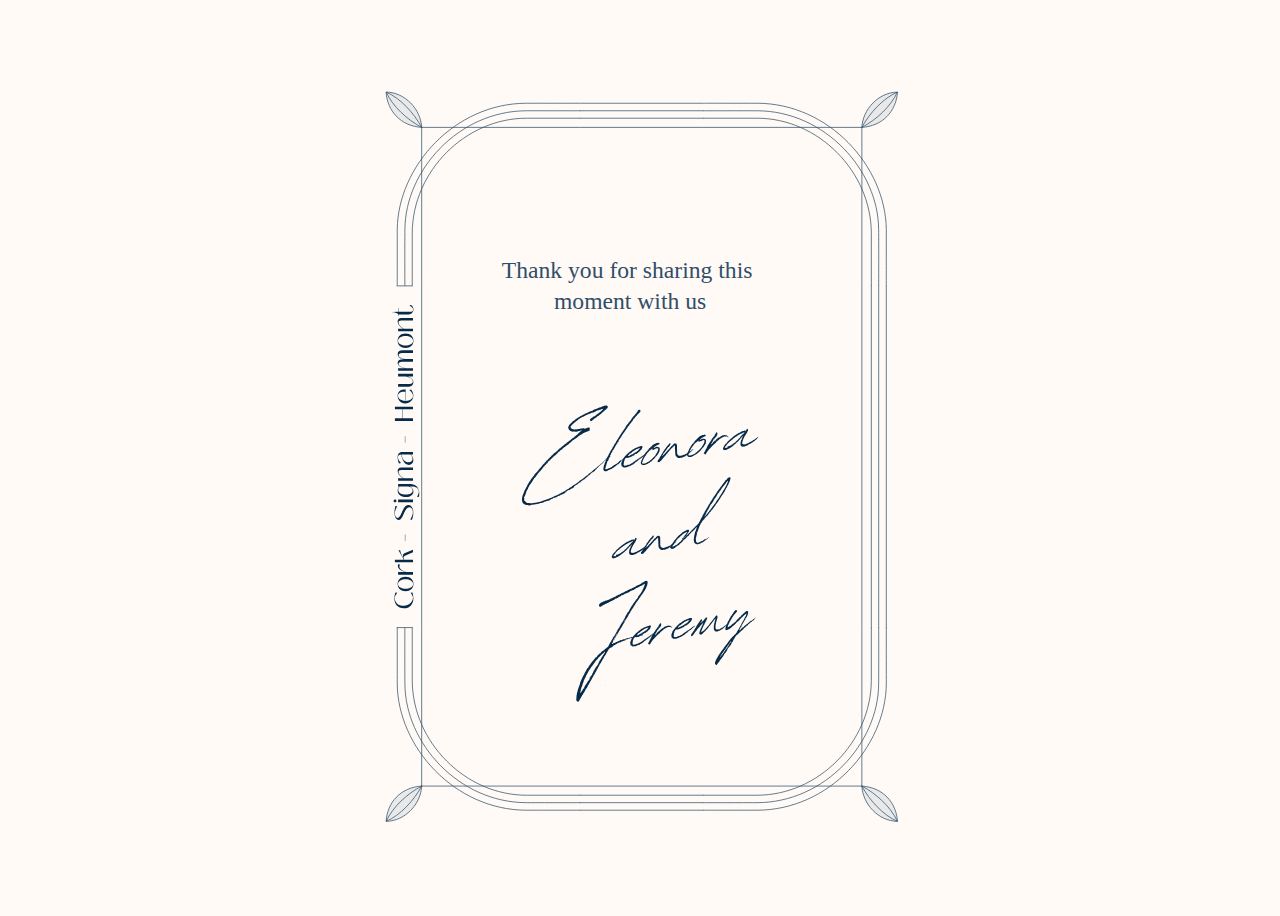
<file: index.html>
<!DOCTYPE html>
<html lang="en">
    <head>
        <meta charset="utf-8">
            <link rel="stylesheet" href="style/main.css">
                <title>Jeremy & Eleonora</title>
            </head>
    
    <body>
        <div id="arch" class="block">
            <img class="center arch" src = "arch.svg" alt="Thank You from Eleonora and Jeremy"/>
        </div>
    </body>
</html>
</file>
<file: style/main.css>
body {
    background-color: #fffaf5;
}

#arch {
    margin: 0 auto;
    display: block;
    max-width:100%;
    max-height: 100vh;
    aspect-ratio: 0.72;
    overflow: auto;
}

#arch {
    min-height:600px;
}

#arch img {
    width: 100%;
}
</file>
